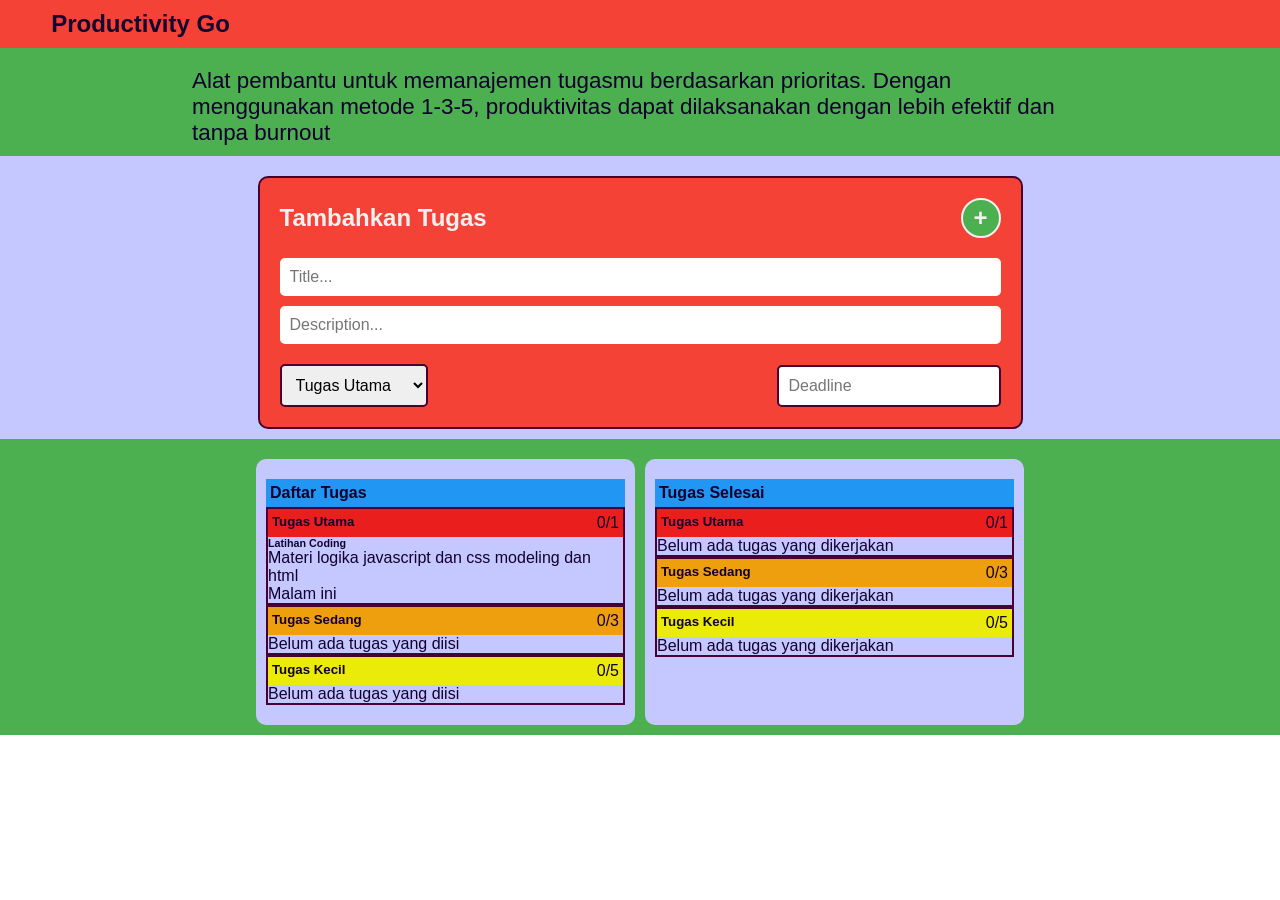
<file: index.html>
<!DOCTYPE html>
<html lang="en">

<head>
    <meta charset="UTF-8">
    <meta name="viewport" content="width=device-width, initial-scale=1.0">
    <title>Productivity Go</title>
    <link rel="stylesheet" href="todo.css">
</head>

<body>

    <header>
        <h2>Productivity Go</h2>
    </header>

    <div id="description">
        <p>Alat pembantu untuk memanajemen tugasmu berdasarkan prioritas. Dengan menggunakan metode 1-3-5, produktivitas
            dapat dilaksanakan dengan lebih efektif dan tanpa burnout</p>
    </div>

    <section id="todo-form">
        <div id="form-card">
            <div class="title-card">
                <h4 class="form-title">Tambahkan Tugas</h4>
                <button class="btn-plus">+</button>
            </div>
            <div class="content-card">
                <div class="form-input">
                    <input type="text" name="" id="todo-title" placeholder="Title...">
                    <input type="text" name="" id="todo-desc" placeholder="Description...">
                </div>
                <div class="form-options">
                    <select name="" id="">
                        <option value="utama">Tugas Utama</option>
                        <option value="sedang">Tugas Sedang</option>
                        <option value="kecil">Tugas Kecil</option>
                    </select>
                    <input type="text" name="" id="todo-deadline" placeholder="Deadline">
                </div>
            </div>
        </div>
    </section>

    <main id="todo-list">

        <div class="todo-list">

            <h4 class="heading-list">Daftar Tugas</h4>

            <div class="todo-list-title">
                <div class="heading-list-utama">
                    <h5>Tugas Utama</h5>
                    <p>0/1</p>
                </div>
                <div class="content-list">
                    <h6>Latihan Coding</h6>
                    <p>Materi logika javascript dan css modeling dan html</p>
                    <span class="deadline">Malam ini</span>
                </div>
            </div>

            <div class="todo-list-title">
                <div class="heading-list-sedang">
                    <h5>Tugas Sedang</h5>
                    <p>0/3</p>
                </div>
                <div class="content-list">
                    <p>Belum ada tugas yang diisi</p>
                </div>
            </div>

            <div class="todo-list-title">
                <div class="heading-list-kecil">
                    <h5>Tugas Kecil</h5>
                    <p>0/5</p>
                </div>
                <div class="content-list">
                    <p>Belum ada tugas yang diisi</p>
                </div>
            </div>

        </div>

        <div class="todo-list">

            <h4 class="heading-list">Tugas Selesai</h4>

            <div class="todo-list-title">
                <div class="heading-list-utama">
                    <h5>Tugas Utama</h5>
                    <p>0/1</p>
                </div>
                <div class="content-list">
                    <p>Belum ada tugas yang dikerjakan</p>
                </div>
            </div>

            <div class="todo-list-title">
                <div class="heading-list-sedang">
                    <h5>Tugas Sedang</h5>
                    <p>0/3</p>
                </div>
                <div class="content-list">
                    <p>Belum ada tugas yang dikerjakan</p>
                </div>
            </div>

            <div class="todo-list-title">
                <div class="heading-list-kecil">
                    <h5>Tugas Kecil</h5>
                    <p>0/5</p>
                </div>
                <div class="content-list">
                    <p>Belum ada tugas yang dikerjakan</p>
                </div>
            </div>

        </div>

    </main>

</body>

</html>
</file>
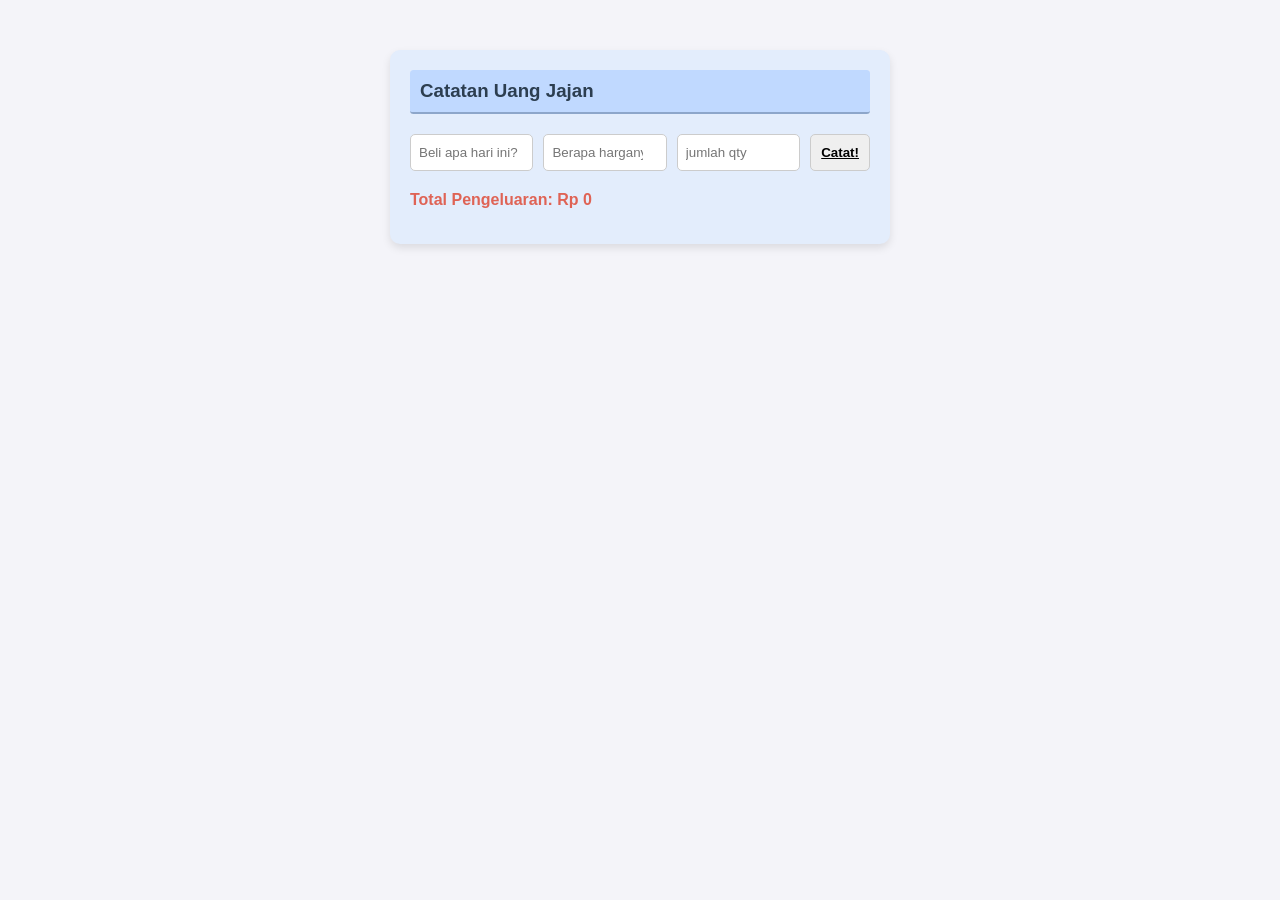
<file: Latihan-1/index.html>
<!DOCTYPE html>
<html lang="id">
<head>
    <meta charset="UTF-8">
    <title>Catatan Uang Jajan</title>
    <link rel="stylesheet" href="style.css">
    <script src="script.js" defer></script>
</head>
<body>
    <div class="container">
        <h3 class="judul">Catatan Uang Jajan</h3>
        
        <div class="form-input">
            <input type="text" id="nama-jajan" class="form-control" placeholder="Beli apa hari ini?">
            <input type="number" id="harga-jajan" class="form-control" placeholder="Berapa harganya?">
            <input type="number" id="quantity" class="form-control" placeholder="jumlah qty">
            <button id="btn-tambah">Catat!</button>
        </div>

        <div class="ringkasan">
            <p>Total Pengeluaran: Rp <span id="total-pengeluaran">0</span></p>
        </div>

        <!-- Daftar jajan akan masuk ke dalam div ini -->
        <div id="list-pengeluaran"></div>
    </div>
</body>
</html>
</file>
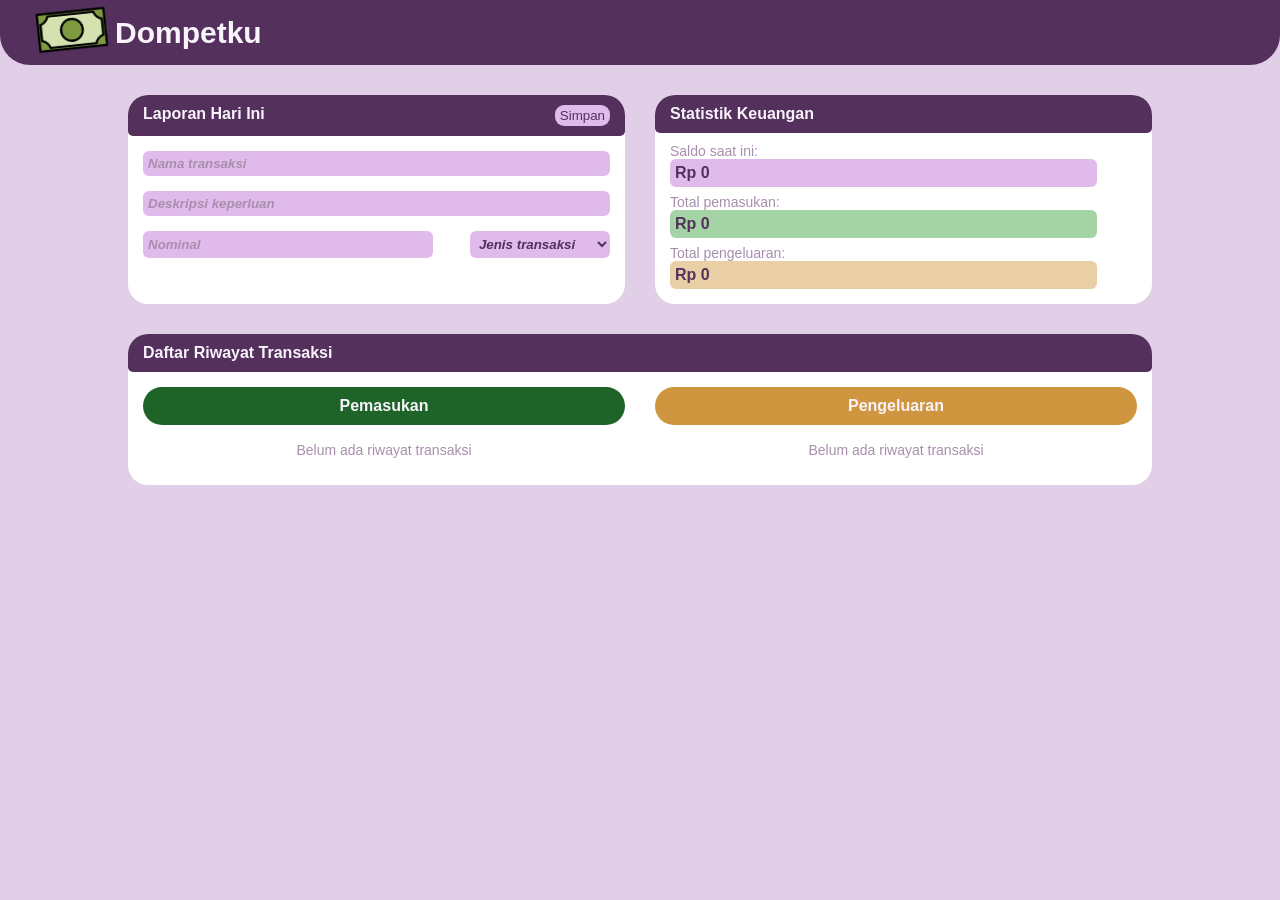
<file: Latihan-3/Index.html>
<!DOCTYPE html>
<html lang="en">

<head>
    <meta charset="UTF-8">
    <meta name="viewport" content="width=device-width, initial-scale=1.0">
    <link rel="stylesheet" href="style.css">
    <title>Dompetku</title>
</head>

<body>
    <!--header-->
    <header class="b-ungu-1">
        <img src="logo dompetku.png" alt="Dompetku" title="fuluss">
        <h2>Dompetku</h2>
    </header>
    <!--dashboard dan kotak form laporan-->
    <section id="baris-1">
        <!--kotak form-->
        <div id="kotak-form">
            <div class="judul-ds">
                <h4 class="teks-judul-ds">Laporan Hari Ini</h4>
                <button id="btn-simpan">Simpan</button>
            </div>
            <div id="input">
                <input type="text" name="" id="nm-tran" class="kotak-input b-ungu" placeholder="Nama transaksi">
                <input type="text" name="" id="desc-keperluan" class="kotak-input b-ungu"
                    placeholder="Deskripsi keperluan">
                <div id="gap-tran">
                    <input type="number" name="" id="nominal" class="kotak-input b-ungu" placeholder="Nominal">
                    <select name="" id="jenis-tran" class="kotak-input b-ungu-2">
                        <option value="">Jenis transaksi</option>
                        <option value="pemasukan">Pemasukan</option>
                        <option value="pengeluaran">Pengeluaran</option>
                    </select>
                </div>
            </div>
        </div>
        <!--dashboard statistik keuangan-->
        <div id="kotak-statistik">
            <div class="judul-ds">
                <h4 class="teks-judul-ds">Statistik Keuangan</h4>
            </div>
            <div id="statistik">
                <!--tempat menampilkan saldo-->
                <div class="stat-group">
                    <p class="teks-kecil">Saldo saat ini:</p>
                    <div class="kotak-input b-ungu-2">
                        <p id="saldo" class="nominal">Rp 0</p>
                    </div>
                </div>
                <div class="stat-group">
                    <!--tempat menampilkan total pemasukan-->
                    <p class="teks-kecil">Total pemasukan:</p>
                    <div class="kotak-input b-hijau-2">
                        <p id="pemasukan" class="nominal">Rp 0</p>
                    </div>
                </div>
                <div class="stat-group">
                    <!--tempat menampilkan total pengeluaran-->
                    <p class="teks-kecil ">Total pengeluaran:</p>
                    <div class="kotak-input b-oren-2">
                        <p id="pengeluaran" class="nominal">Rp 0</p>
                    </div>
                </div>
            </div>
        </div>
        </div>
    </section>
    <!--Daftar riwayat pemasukan dan pengeluaran-->
    <section id="baris-2">
        <div class="judul-ds">
            <h4 class="teks-judul-ds">Daftar Riwayat Transaksi</h4>
        </div>
        <div id="riwayat">
            <!--Kotak riwayat pemasukan-->
            <div class="jenis-tran">
                <div class="judul-rw b-pemasukan">
                    <h4 class="teks-judul-ds">Pemasukan</h4>
                </div>
                <div id="kotak-pemasukan">
                    <div class="riw-default" id="riw-pemasukan">
                        <p class="teks-kecil">Belum ada riwayat transaksi</p>
                    </div>
                </div>
            </div>
            <!--Kotak riwayat pengeluaran-->
            <div class="jenis-tran">
                <div class="judul-rw b-pengeluaran">
                    <h4 class="teks-judul-ds">Pengeluaran</h4>
                </div>
                <div id="kotak-pengeluaran">
                    <div class="riw-default" id="riw-pengeluaran">
                        <p class="teks-kecil">Belum ada riwayat transaksi</p>
                    </div>
                </div>
            </div>
        </div>
    </section>

    <script src="script.js"></script>

</body>

</html>
</file>
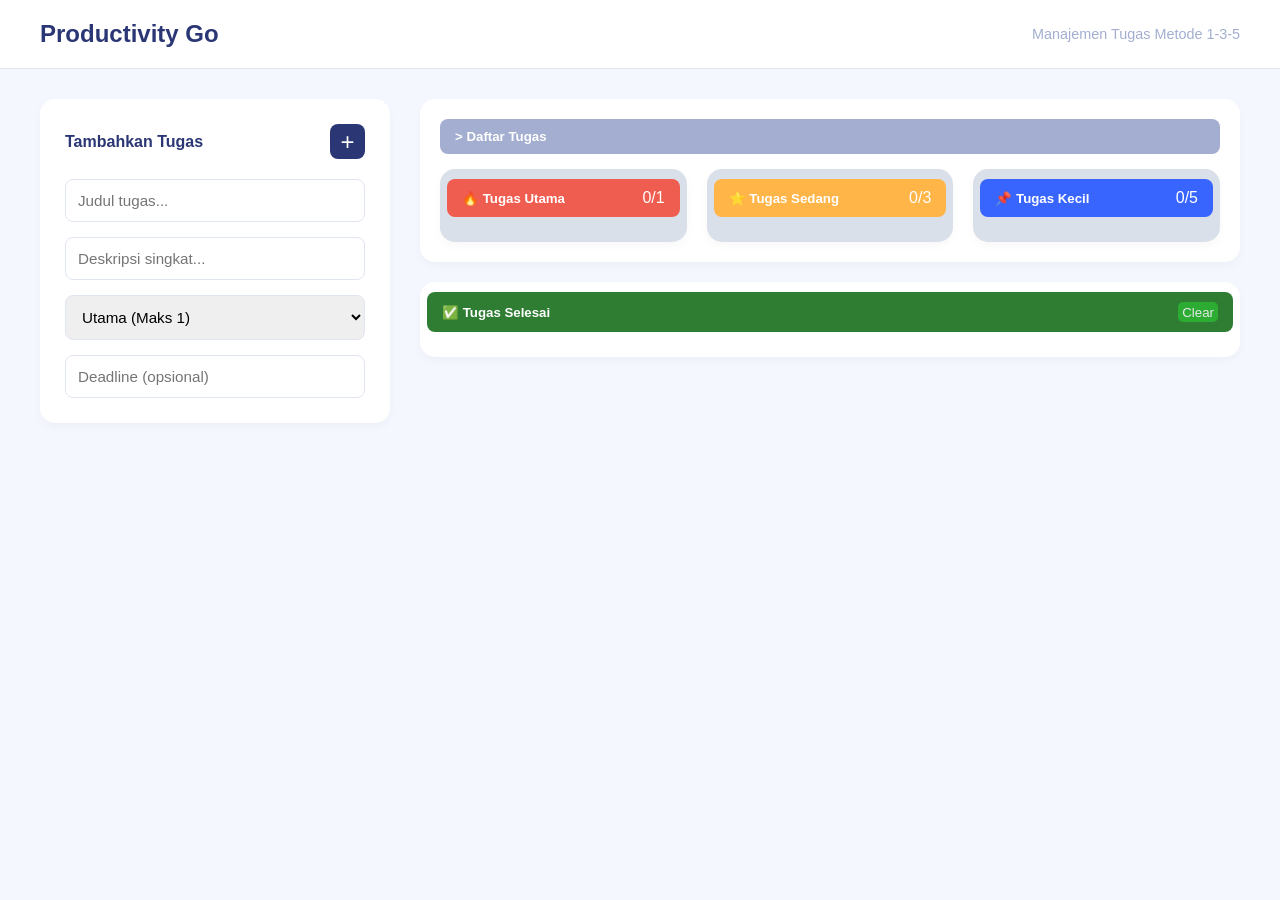
<file: Latihan-2/index-4.html>
<!DOCTYPE html>
<html lang="id">
<head>
    <meta charset="UTF-8">
    <meta name="viewport" content="width=device-width, initial-scale=1.0">
    <title>Productivity Go</title>
    <link rel="stylesheet" href="todo-4.css">
    <script src="script-4.js" defer></script>
</head>
<body>
    <!-- Alert Box -->
    <div id="custom-modal" class="modal-hidden">
        <div class="modal-content">
            <h4>⚠️ Peringatan</h4>
            <p id="modal-message">Pesan error akan muncul di sini.</p>
            <button id="btn-close-modal">Paham</button>
        </div>
    </div>
    <!-- Header Productivity Go -->
    <header class="top-nav">
        <h2>Productivity Go</h2>
        <p>Manajemen Tugas Metode 1-3-5</p>
    </header>
    <!--Kotak Formulir untuk menulis tugas baru-->
    <div class="dashboard-container">
        <aside class="sidebar">
            <div class="form-card">
                <div class="title-card">
                    <h4>Tambahkan Tugas</h4>
                    <button id="btn-add" class="btn-plus">+</button>
                </div>
                <div class="form-input">
                    <input type="text" id="input-title" placeholder="Judul tugas...">
                    <input type="text" id="input-desc" placeholder="Deskripsi singkat...">
                    <select id="input-priority">
                        <option value="utama">Utama (Maks 1)</option>
                        <option value="sedang">Sedang (Maks 3)</option>
                        <option value="kecil">Kecil (Maks 5)</option>
                    </select>
                    <input type="text" id="input-deadline" placeholder="Deadline (opsional)">
                </div>
            </div>
        </aside>
        <!--Kotak untuk tempat tugas-->
        <main class="board">
            <div class="task-todo">
                <!--kotak tugas belum dikerjakan-->
                <div class="category-header bg-belum">
                    <h5>> Daftar Tugas</h5>
                </div>
                <div class="board-top">
                    <!--kotak tugas utama-->
                    <section class="task-category">
                        <div class="category-header bg-utama">
                            <h5>🔥 Tugas Utama</h5>
                            <p id="count-utama">0/1</p> 
                        </div>
                        <div id="list-utama" class="task-list"></div>
                    </section>
                    <!--kotak tugas sedang-->
                    <section class="task-category">
                        <div class="category-header bg-sedang">
                            <h5>⭐ Tugas Sedang</h5>
                            <p id="count-sedang">0/3</p>
                        </div>
                        <div id="list-sedang" class="task-list"></div>
                    </section>
                    <!--kotak tugas kecil-->
                    <section class="task-category">
                        <div class="category-header bg-kecil">
                            <h5>📌 Tugas Kecil</h5>
                            <p id="count-kecil">0/5</p>
                        </div>
                        <div id="list-kecil" class="task-list"></div>
                    </section>
                </div>
            </div>
            <!--kotak tugas selesai-->
            <section class="task-category category-selesai">
                <div class="category-header bg-selesai">
                    <h5>✅ Tugas Selesai</h5>
                    <button id="btn-clear" class="btn-clear bg-clear">Clear</button>
                </div>
                <div id="list-selesai" class="task-list board-top"></div>
            </section>

        </main>
    </div>

</body>
</html>
</file>
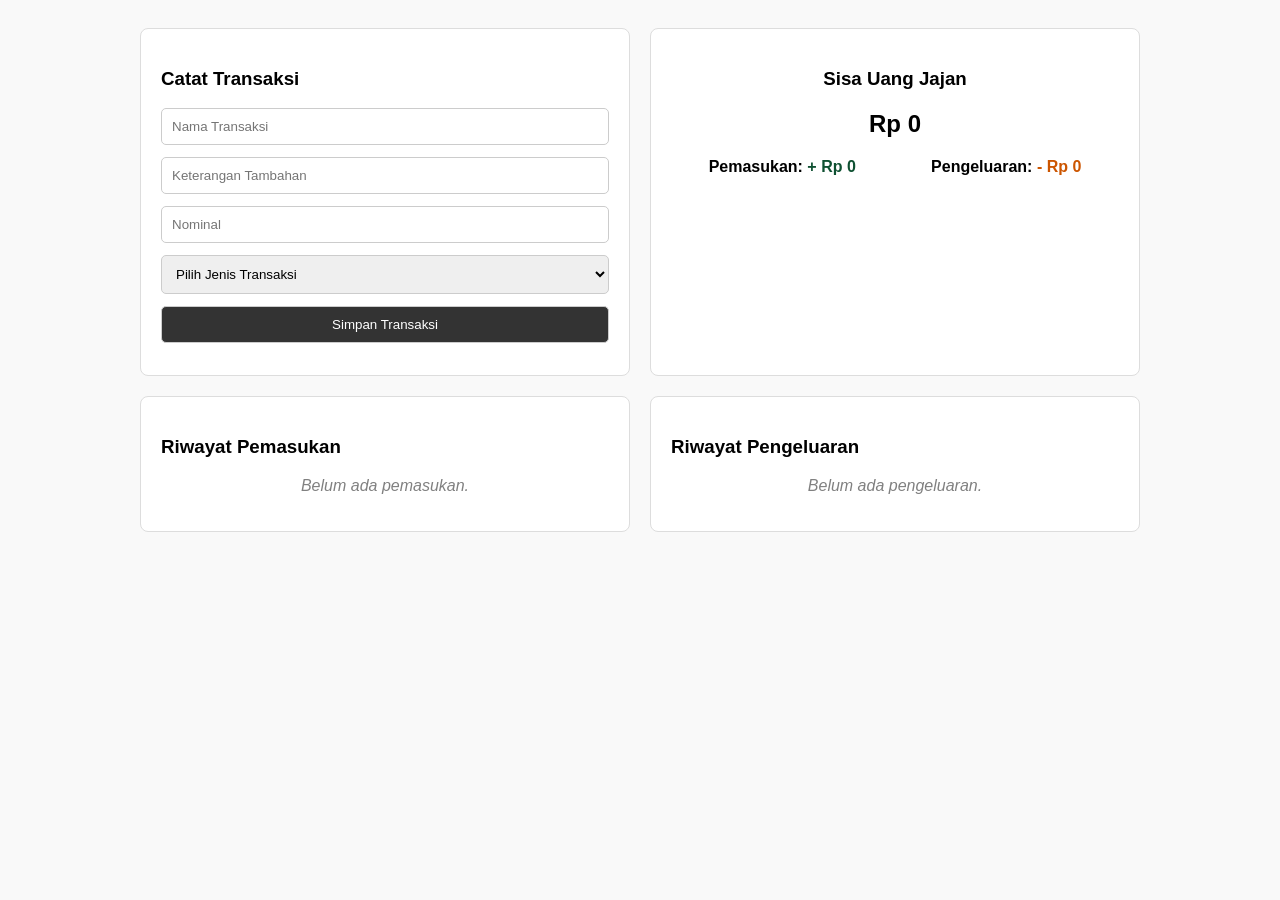
<file: Latihan-3/index-g.html>
<!DOCTYPE html>
<html lang="id">
<head>
    <meta charset="UTF-8">
    <meta name="viewport" content="width=device-width, initial-scale=1.0">
    <title>Buku Kas Mini</title>
    <link rel="stylesheet" href="style-g.css">
</head>
<body>
    
    <div class="wadah-utama">
        <!-- BAGIAN 1: FORM INPUT -->
        <div class="kotak-form">
            <h3>Catat Transaksi</h3>
            <input type="text" id="nm-tran" placeholder="Nama Transaksi">
            <input type="text" id="desc-keperluan" placeholder="Keterangan Tambahan">
            <input type="number" id="nominal" placeholder="Nominal">
            <select id="jenis-tran">
                <option value="" disabled selected>Pilih Jenis Transaksi</option>
                <option value="pemasukan">Pemasukan</option>
                <option value="pengeluaran">Pengeluaran</option>
            </select>
            <button id="btn-simpan">Simpan Transaksi</button>
        </div>

        <!-- BAGIAN 2: STATISTIK -->
        <div class="kotak-statistik">
            <h3>Sisa Uang Jajan</h3>
            <h2 id="saldo">Rp 0</h2>
            <div class="detail-statistik">
                <div>Pemasukan: <span id="pemasukan">+ Rp 0</span></div>
                <div>Pengeluaran: <span id="pengeluaran">- Rp 0</span></div>
            </div>
        </div>
    </div>

    <!-- BAGIAN 3: RIWAYAT GANDA (DIPISAH) -->
    <div class="wadah-riwayat-ganda">
        
        <!-- Kolom Khusus Pemasukan -->
        <div class="kolom-riwayat" id="kotak-pemasukan">
            <h3 class="judul-kolom-pemasukan">Riwayat Pemasukan</h3>
            <div id="isi-pemasukan">
                <!-- Teks default yang dulu kamu buat -->
                <p id="riw-pemasukan" class="teks-default">Belum ada pemasukan.</p>
            </div>
        </div>

        <!-- Kolom Khusus Pengeluaran -->
        <div class="kolom-riwayat" id="kotak-pengeluaran">
            <h3 class="judul-kolom-pengeluaran">Riwayat Pengeluaran</h3>
            <div id="isi-pengeluaran">
                <!-- Teks default yang dulu kamu buat -->
                <p id="riw-pengeluaran" class="teks-default">Belum ada pengeluaran.</p>
            </div>
        </div>

    </div>

    <script src="script-g.js"></script>
</body>
</html>
</file>
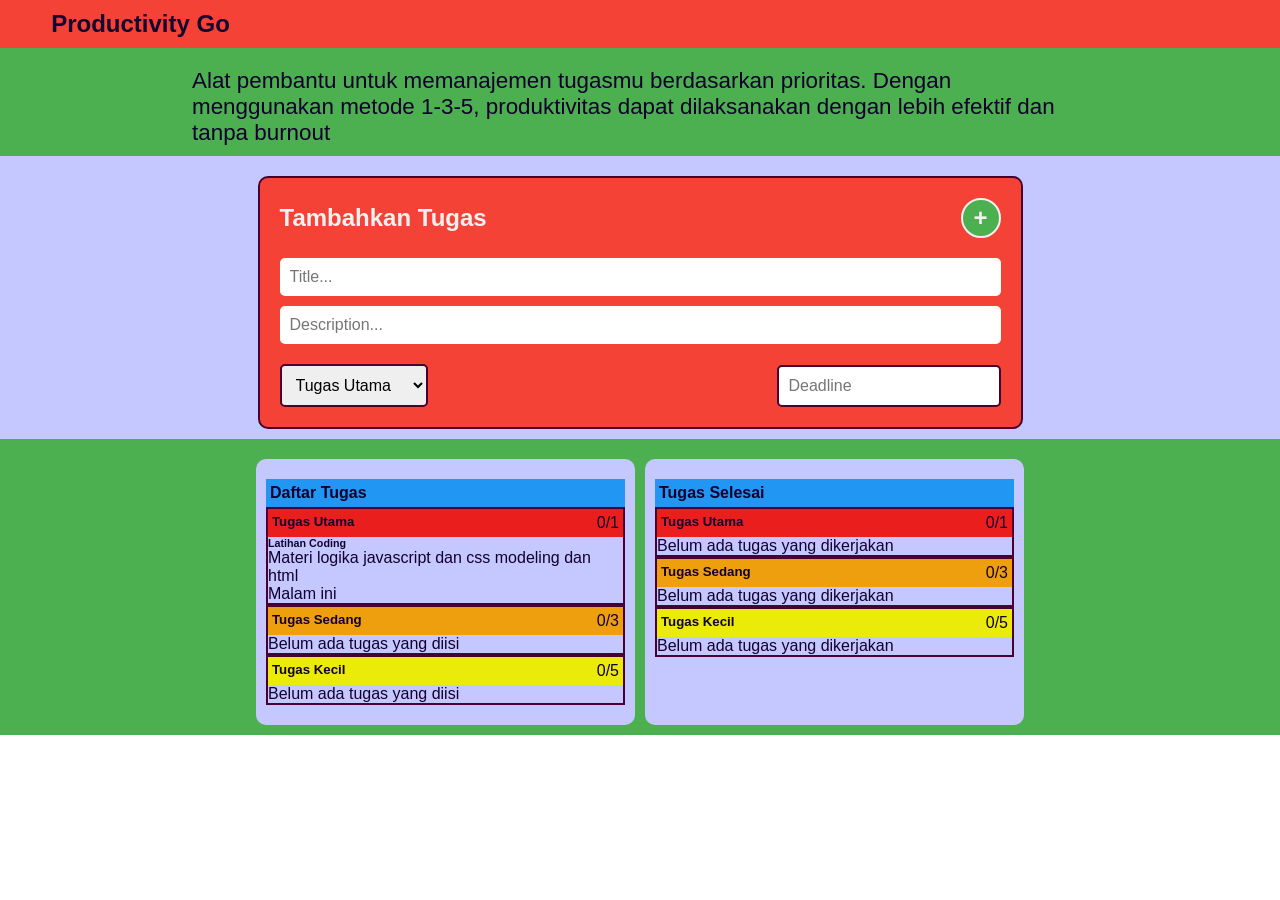
<file: Percobaan-1/index-me.html>
<!DOCTYPE html>
<html lang="en">

<head>
    <meta charset="UTF-8">
    <meta name="viewport" content="width=device-width, initial-scale=1.0">
    <title>Productivity Go</title>
    <link rel="stylesheet" href="todo-me.css">
</head>

<body>

    <header>
        <h2>Productivity Go</h2>
    </header>

    <div id="description">
        <p>Alat pembantu untuk memanajemen tugasmu berdasarkan prioritas. Dengan menggunakan metode 1-3-5, produktivitas
            dapat dilaksanakan dengan lebih efektif dan tanpa burnout</p>
    </div>

    <section id="todo-form">
        <div id="form-card">
            <div class="title-card">
                <h4 class="form-title">Tambahkan Tugas</h4>
                <button class="btn-plus">+</button>
            </div>
            <div class="content-card">
                <div class="form-input">
                    <input type="text" name="" id="todo-title" placeholder="Title...">
                    <input type="text" name="" id="todo-desc" placeholder="Description...">
                </div>
                <div class="form-options">
                    <select name="" id="">
                        <option value="utama">Tugas Utama</option>
                        <option value="sedang">Tugas Sedang</option>
                        <option value="kecil">Tugas Kecil</option>
                    </select>
                    <input type="text" name="" id="todo-deadline" placeholder="Deadline">
                </div>
            </div>
        </div>
    </section>

    <main id="todo-list">

        <div class="todo-list">

            <h4 class="heading-list">Daftar Tugas</h4>

            <div class="todo-list-title">
                <div class="heading-list-utama">
                    <h5>Tugas Utama</h5>
                    <p>0/1</p>
                </div>
                <div class="content-list">
                    <h6>Latihan Coding</h6>
                    <p>Materi logika javascript dan css modeling dan html</p>
                    <span class="deadline">Malam ini</span>
                </div>
            </div>

            <div class="todo-list-title">
                <div class="heading-list-sedang">
                    <h5>Tugas Sedang</h5>
                    <p>0/3</p>
                </div>
                <div class="content-list">
                    <p>Belum ada tugas yang diisi</p>
                </div>
            </div>

            <div class="todo-list-title">
                <div class="heading-list-kecil">
                    <h5>Tugas Kecil</h5>
                    <p>0/5</p>
                </div>
                <div class="content-list">
                    <p>Belum ada tugas yang diisi</p>
                </div>
            </div>

        </div>

        <div class="todo-list">

            <h4 class="heading-list">Tugas Selesai</h4>

            <div class="todo-list-title">
                <div class="heading-list-utama">
                    <h5>Tugas Utama</h5>
                    <p>0/1</p>
                </div>
                <div class="content-list">
                    <p>Belum ada tugas yang dikerjakan</p>
                </div>
            </div>

            <div class="todo-list-title">
                <div class="heading-list-sedang">
                    <h5>Tugas Sedang</h5>
                    <p>0/3</p>
                </div>
                <div class="content-list">
                    <p>Belum ada tugas yang dikerjakan</p>
                </div>
            </div>

            <div class="todo-list-title">
                <div class="heading-list-kecil">
                    <h5>Tugas Kecil</h5>
                    <p>0/5</p>
                </div>
                <div class="content-list">
                    <p>Belum ada tugas yang dikerjakan</p>
                </div>
            </div>

        </div>

    </main>

</body>

</html>
</file>
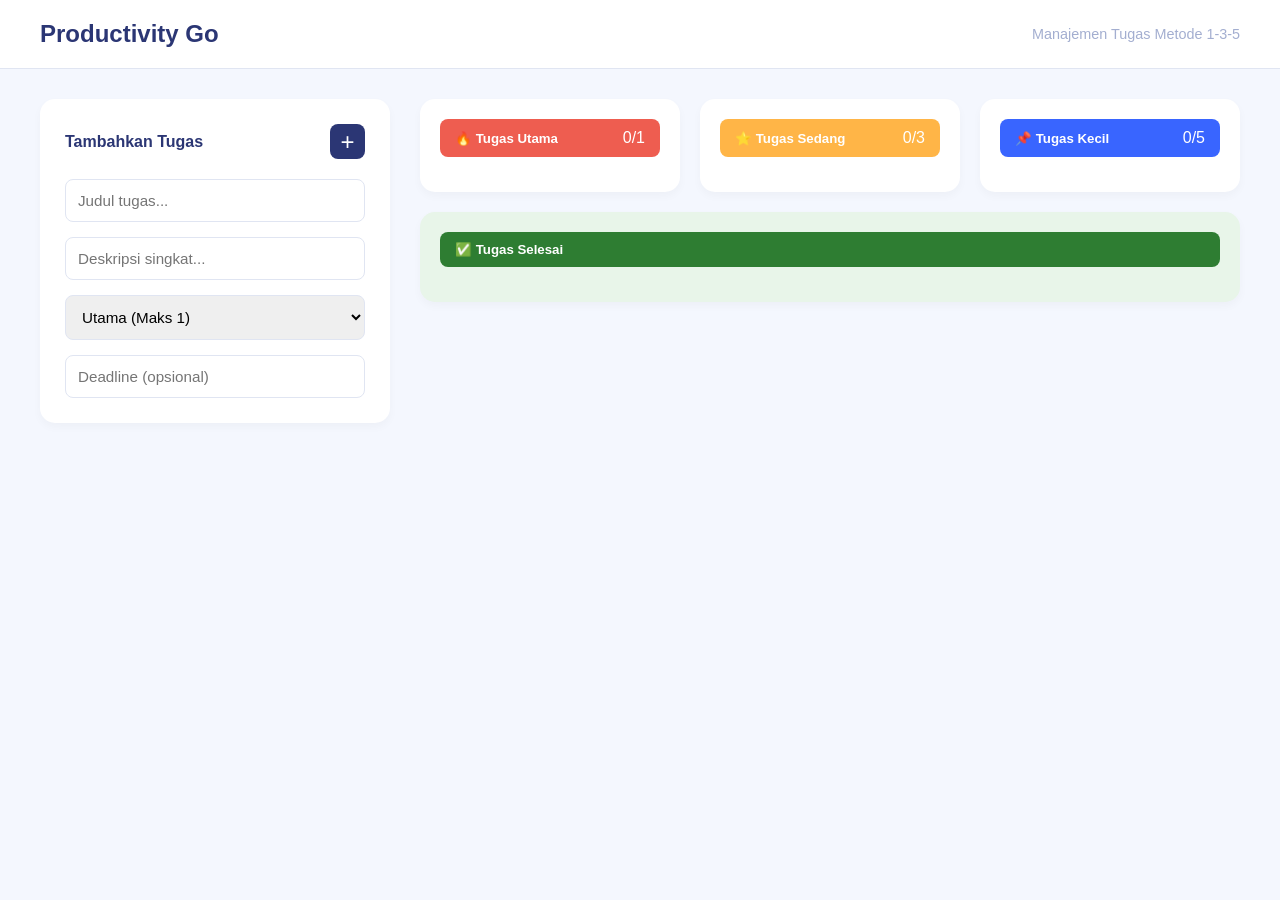
<file: Percobaan-4/index-4.html>
<!DOCTYPE html>
<html lang="id">
<head>
    <meta charset="UTF-8">
    <meta name="viewport" content="width=device-width, initial-scale=1.0">
    <title>Productivity Go</title>
    <link rel="stylesheet" href="todo-4.css">
    <script src="script-4.js" defer></script>
</head>
<body>

    <div id="custom-modal" class="modal-hidden">
        <div class="modal-content">
            <h4>⚠️ Peringatan</h4>
            <p id="modal-message">Pesan error akan muncul di sini.</p>
            <button id="btn-close-modal">Paham</button>
        </div>
    </div>

    <header class="top-nav">
        <h2>Productivity Go</h2>
        <p>Manajemen Tugas Metode 1-3-5</p>
    </header>

    <div class="dashboard-container">
        <aside class="sidebar">
            <div class="form-card">
                <div class="title-card">
                    <h4>Tambahkan Tugas</h4>
                    <button id="btn-add" class="btn-plus">+</button>
                </div>
                <div class="form-input">
                    <input type="text" id="input-title" placeholder="Judul tugas...">
                    <input type="text" id="input-desc" placeholder="Deskripsi singkat...">
                    <select id="input-priority">
                        <option value="utama">Utama (Maks 1)</option>
                        <option value="sedang">Sedang (Maks 3)</option>
                        <option value="kecil">Kecil (Maks 5)</option>
                    </select>
                    <input type="text" id="input-deadline" placeholder="Deadline (opsional)">
                </div>
            </div>
        </aside>

        <main class="board">
            <div class="board-top">
                <section class="task-category">
                    <div class="category-header bg-utama">
                        <h5>🔥 Tugas Utama</h5>
                        <p id="count-utama">0/1</p> 
                    </div>
                    <div id="list-utama" class="task-list"></div>
                </section>

                <section class="task-category">
                    <div class="category-header bg-sedang">
                        <h5>⭐ Tugas Sedang</h5>
                        <p id="count-sedang">0/3</p>
                    </div>
                    <div id="list-sedang" class="task-list"></div>
                </section>

                <section class="task-category">
                    <div class="category-header bg-kecil">
                        <h5>📌 Tugas Kecil</h5>
                        <p id="count-kecil">0/5</p>
                    </div>
                    <div id="list-kecil" class="task-list"></div>
                </section>
            </div>

            <section class="task-category category-selesai">
                <div class="category-header bg-selesai">
                    <h5>✅ Tugas Selesai</h5>
                </div>
                <div id="list-selesai" class="task-list"></div>
            </section>
        </main>
    </div>

</body>
</html>
</file>
<file: todo.css>
* {
    margin: 0;
    padding: 0;
    box-sizing: border-box;
}

body {
    font-family:'Segoe UI', Tahoma, Geneva, Verdana, sans-serif;
    display: flex;
    flex-direction: column;
    align-items: center;
    color: var(--text-color1);
}

header {
    width: 100%;
    padding: 10px 4%;
    background-color: var(--split-color1);
}

#description {
    font-size:1.4rem;
    padding: 20px 15% 10px;
    background-color: var(--primary-color);
}

#todo-form {
    display: flex;
    justify-content: center;
    align-items: center;
    width: 100%;
    padding: 20px 0 10px;
    background-color: var(--background-color);
}

#form-card {
    border: 2px solid var(--border-color);
    border-radius: 10px;
    width: 85vh;
    padding: 20px;
    background-color: var(--split-color1);
}

.title-card {
    display:flex;
    justify-content: space-between;
    align-items: center;
    margin-bottom: 20px;
}

.title-card h4 {
    font-size: 1.5rem;
    color: var(--text-color2);
}

.btn-plus {
    font: 900 1.5rem Arial, sans-serif;
    color: var(--text-color2);
    background-color: var(--primary-color);
    border: 2px solid var(--text-color2);
    border-radius: 50%;
    width: 40px;
    height: 40px;
    cursor: pointer;
}

.form-input {
    display: flex;
    flex-direction: column;
    gap: 10px;
    margin-bottom: 20px;
}

.form-input input {
    padding: 10px;
    border: none;
    border-radius: 5px;
    font-size: 1rem;
}

.form-options {
    display: flex;
    justify-content: space-between;
    align-items: center;
}

.form-options select, input {
    padding: 10px;
    border: 2px solid var(--border-color);
    border-radius: 5px;
    font-size: 1rem;
}

#todo-list {
    display: flex;
    flex-direction: row;
    justify-content: space-between;
    width: 100%;
    padding: 20px 20% 10px;
    gap: 10px;
    background-color: var(--primary-color);
}

.todo-list {
    display: flex;
    flex-direction: column;
    width: 100%;
    padding: 20px  10px;
    border-radius: 10px;
    background-color: var(--background-color);
}

.todo-list-title {
    border: 2px solid var(--border-color);
    background-color: var(--background-color);
}

.heading-list {
    display: flex;
    justify-content: space-between;
    width: 100%;
    padding: 5px 4px;
    color: var(--text-color1);
    background-color: var(--split-color2);
}

.heading-list-utama {
    display: flex;
    justify-content: space-between;
    width: 100%;
    padding: 5px 4px;
    color: var(--text-color1);
    background-color: var(--tugas-utama);
}

.heading-list-sedang {
    display: flex;
    justify-content: space-between;
    width: auto;
    padding: 5px 4px;
    color: var(--text-color1);
    background-color: var(--tugas-sedang);
}

.heading-list-kecil {
    display: flex;
    justify-content: space-between;
    width: 100%;
    padding: 5px 4px;
    color: var(--text-color1);
    background-color: var(--tugas-kecil);
}

:root {

    --primary-color: rgb(76, 175, 80);
    --split-color1: rgb(244, 67, 54);
    --split-color2: rgb(33, 150, 243);
    --background-color: rgb(196, 200, 255);

    --text-color1: rgb(18, 0, 46);
    --text-color2: rgb(241, 241, 241);

    --border-color: rgb(73, 0, 49);
    --border-color-hover: rgb(192, 121, 168);

    --tugas-utama: rgb(235, 30, 30);
    --tugas-sedang: rgb(238, 159, 13);
    --tugas-kecil: rgb(235, 235, 10);

}
</file>
<file: Latihan-1/style.css>
* {
    margin: 0;
    padding: 0;
    box-sizing: border-box;
}

body {
    font-family: Arial, sans-serif;
    background-color: #f4f4f9;
    padding: 50px;
}

.container {
    background: rgb(227, 237, 252);
    max-width: 500px;
    margin: 0 auto;
    padding: 20px;
    border-radius: 10px;
    box-shadow: 0 4px 8px rgba(0,0,0,0.1);
}

.judul {
    padding: 10px;
    background-color: rgb(192, 217, 255);
    border-radius: 3.5px;
    border-bottom: 2px solid rgb(141, 166, 202);
    color: #2c3e50;
}

.form-input {
    display: flex;
    gap: 10px;
    margin: 20px 0;
}

.form-input button {
    font-weight: 600;
    text-decoration: underline;
    padding: 10px;
    border: 1px solid #ccc;
    border-radius: 5px;
}

.form-control {
    border: 1px solid #ccc;
    border-radius: 5px;
    padding: 8px;
    width: 100%;
}

.ringkasan {
    font-weight: bold;
    margin-bottom: 15px;
    color: #df6355;
}

/* Desain untuk masing-masing kartu jajan */
.list-item {
    display: flex;
    justify-content: space-between; 
    background: #ecf0f1;
    padding: 10px;
    margin-bottom: 8px;
    border-radius: 5px;
}

.nama-jajan {
    font-weight: bold;
}

.jumlah-jajan {
    color: #867d7d;
}
</file>
<file: Latihan-3/style.css>
* {
    margin: 0;
    border: 0 none;
    padding: 0;
}
/*kamus untuk warna*/
:root {
    --ungu-1 : rgb(83, 49, 92);
    --ungu-2 : rgb(224, 186, 235);

    --pemasukan : rgb(30, 100, 41);
    --hijau-2 : rgb(164, 211, 166);

    --pengeluaran : rgb(207, 150, 63);
    --oren-2 : rgb(233, 206, 166);

    --teks-hitam : rgb(0,0,0);
    --teks-putih : rgb(249, 243, 252);
    --teks-muted : rgb(168, 142, 173);
    --teks-hijau : rgb(0, 49, 7);
    --teks-oren : rgb(114, 52, 2);

    --b-body : rgb(224, 207, 231);
    --b-kotak : rgb(255,255,255);
    --b-kotak-abu : rgb(219, 219, 219);
}
/*atur font*/
body {
    font-family: Poppins , 'Roboto Mono',sans-serif;
    background-color: var(--b-body);
}
/*atur header*/
header {
    display: flex;
    gap: 8px;
    width: 100%;
    height: 60px;
    margin-top: -30px;
    padding: 30px 0 5px;
    border-radius: 30px;
    position: relative;
}
header img {
    margin-left: 20px;
    scale: 0.7;
    rotate: 354deg;
}
header h2 {
    font:700 30px 'poppins', sans-serif ;
    color: var(--teks-putih);
    position: absolute;
    bottom: 15px;
    left: 115px;
}
/*atur section baris 1 --- form laporan dan dashboard*/
#baris-1 {
    display: flex;
    flex-direction: row;
    justify-content: space-between;
    gap: 30px;
    padding: 30px 10%;
}
/*-----atur form laporan------*/
#kotak-form {
    width: 100%;
    border-radius: 20px;
    background-color: var(--b-kotak);
}
.judul-ds {
    display: flex;
    justify-content: space-between;
    border-radius: 20px 20px 5px 5px;
    padding: 10px 15px;
    background-color: var(--ungu-1);
}
.teks-judul-ds {
    color: var(--teks-putih);
}
#btn-simpan {
    color: var(--ungu-1);
    background-color: var(--ungu-2);
    padding: 3px 5px;
    border-radius: 9px;
}
#input {
    display: flex;
    flex-direction: column;
    gap: 15px;
    margin: 15px;
}
#jenis-tran { width: 30%;}
.kotak-input {
    color: var(--ungu-1);
    font-weight: bold;
    padding: 5px;
    border-radius: 6px;
    background-color: var(--ungu-2);
}
.kotak-input::placeholder {
    color: var(--teks-muted);
    font-style: italic;
}
#nominal {width: 60%;}
#jenis-tran{
    color: var(--ungu-1);
    font-style: italic;
}
#gap-tran {display: flex; justify-content: space-between; gap: 5px;}
#jenis-tran option {
    color: var(--ungu-1);
}
#kotak-statistik {
    width: 100%;
    border-radius: 20px;
    background-color: var(--b-kotak);
}
.teks-kecil{
    font-size: 14px;
    color: var(--teks-muted);
}
#statistik {
    display: flex;
    flex-direction: column;
    margin: 10px 15px 15px;
    gap: 7px;
    min-width: 100%;
}
.stat-group {
    width: 86%;
}
/*atur sction baris 2 --- kotak riwayat*/
#baris-2 {
    background-color: var(--b-kotak);
    border-radius: 20px;
    display: flex;
    flex-direction: column;
    justify-content: space-between;
    gap: 15px;
    padding-bottom: 10px;
    margin: 0 10% 30px;
}
#riwayat {
    display: flex;
    flex-direction: row;
    justify-content: space-around;
    width: 100%;
}

.jenis-tran {
    width: 100%;
    padding: 0 15px;
}

.judul-rw {
    border-radius: 20px;
    padding: 10px 15px;
    background-color: var(--ungu-1);
    text-align: center;
}
.riw-default {
    display: flex;
    justify-content: center;
    align-items: center;
    height: 50px;
    width: 100%;
}

.kotak-riwayat {
    border-radius: 20px;
    background-color: var(--b-kotak-abu);
}

.isi-kotak-riwayat {
    display: flex;
    flex-direction: column;
    justify-content: left;
    padding: 10px;
}

/*atur warna background*/
.b-ungu-1 { background-color: var(--ungu-1);}
.b-ungu-2 { background-color: var(--ungu-2);}
.b-pemasukan { background-color: var(--pemasukan);}
.b-hijau-2 { background-color: var(--hijau-2);}
.b-pengeluaran { background-color: var(--pengeluaran);}
.b-oren-2 { background-color: var(--oren-2);}

@media (max-width: 600px) {
    #baris-1 {
        flex-direction: column;
    }
    #nominal {width: 50%;}
    .teks-judul-ds {
        font-size: 16px;
    }
}
</file>
<file: Latihan-2/todo-4.css>
/* --- 1. VARIABEL WARNA --- */
:root {
    --bg-body: #F4F7FE;
    --bg-card-1: #FFFFFF;
    --bg-card-2:  #dae0e9;
    --primary: #2B3674;
    --text-main: #2B3674;
    --text-sub: #A3AED0;
    --border: #E0E5F2;
    
    --c-utama: #EE5D50;
    --c-sedang: #FFB547;
    --c-kecil: #3965FF;
}

/* --- 2. RESET & BASE --- */
* { margin: 0; padding: 0; box-sizing: border-box; font-family: 'Segoe UI', sans-serif; }
body { background-color: var(--bg-body); color: var(--text-main); }

/* --- 3. HEADER --- */
.top-nav {
    background-color: var(--bg-card-1);
    padding: 20px 40px;
    border-bottom: 1px solid var(--border);
    display: flex;
    justify-content: space-between;
    align-items: center;
}
.top-nav p { color: var(--text-sub); font-size: 0.9rem; }

/* --- 4. LAYOUT DASHBOARD (CSS GRID) --- */
.dashboard-container {
    display: grid;
    /* Membagi layar jadi 2 kolom: Kiri 350px, Kanan sisa layar (1fr) */
    grid-template-columns: 350px 1fr; 
    gap: 30px;
    padding: 30px 40px;
    align-items: start; /* Mencegah kolom saling tarik ke bawah */
}

/* --- 5. SIDEBAR (FORM) --- */
.form-card {
    background: var(--bg-card-1);
    padding: 25px;
    border-radius: 15px;
    box-shadow: 0 4px 10px rgba(0,0,0,0.03);
}
.title-card {
    display: flex; justify-content: space-between; align-items: center; margin-bottom: 20px;
}
.btn-plus {
    background: var(--primary); color: white; border: none; border-radius: 8px;
    width: 35px; height: 35px; font-size: 1.5rem; cursor: pointer;
}
.form-input { display: flex; flex-direction: column; gap: 15px; }
.form-input input, .form-input select {
    padding: 12px; border: 1px solid var(--border); border-radius: 8px; font-size: 0.95rem; outline: none;
}

/* --- 6. BOARD (KOLOM TUGAS) --- */
.board {
    display: grid;
    /* Membagi board kanan jadi 3 kolom rata untuk masing-masing prioritas */
    grid-template-columns: repeat(3, 1fr); 
    gap: 20px;
}
.task-todo {
    background: var(--bg-card-1); border-radius: 15px; padding: 20px;
    box-shadow: 0 4px 10px rgba(0,0,0,0.03);
}

.task-category {
    background: var(--bg-card-2); border-radius: 15px; padding: 10px 7px 10px;
    box-shadow: 0 4px 10px rgba(0,0,0,0.03);
}
.category-header {
    display: flex; justify-content: space-between; align-items: center;
    padding: 10px 15px; border-radius: 8px; color: white; margin-bottom: 15px;
}

.btn-clear {
    font-weight: 500;
    padding: 2.5px 4px;
    border: none;
    border-radius: 5px;
}
.bg-clear{ background-color: #2cac33; color: #e7e7e7;
}
.bg-utama { background-color: var(--c-utama); }
.bg-sedang { background-color: var(--c-sedang); }
.bg-kecil { background-color: var(--c-kecil); }

/* --- 7. TASK ITEM (KARTU INDIVIDUAL) --- */
.task-list { display: flex; flex-direction: column; gap: 15px; }
.task-item {
    background-color: var(--bg-card-1);
    border: 1px solid var(--border); padding: 15px; border-radius: 10px;
    border-left: 5px solid; /* Warna kiri dinamis diset di JS */
}
.task-item h6 { font-size: 1.05rem; margin-bottom: 5px; }
.task-item p { font-size: 0.85rem; color: var(--text-sub); margin-bottom: 8px; }
.task-deadline { font-size: 0.75rem; font-weight: bold; padding: 4px 8px; background: var(--bg-body); border-radius: 4px; }

/* --- DESAIN POP-UP (MODAL) --- */
#custom-modal {
    position: fixed;
    top: 0; left: 0; width: 100%; height: 100%;
    background: rgba(0, 0, 0, 0.5); /* Efek redup di latar belakang */
    display: flex; justify-content: center; align-items: center;
    z-index: 1000; /* Memastikan pop-up ada di lapisan paling depan */
}

/* Class ini dipakai JS untuk menyembunyikan pop-up */
.modal-hidden { display: none !important; }

.modal-content {
    background: white;
    padding: 25px;
    border-radius: 10px;
    text-align: center;
    width: 300px;
    box-shadow: 0 5px 15px rgba(0,0,0,0.3);
}

.modal-content h4 { color: var(--c-utama); margin-bottom: 10px; }
.modal-content p { margin-bottom: 20px; font-size: 0.95rem; }

#btn-close-modal {
    background: var(--primary); color: white;
    padding: 8px 15px; border: none; border-radius: 5px; cursor: pointer;
}

/* --- PENYESUAIAN LAYOUT BOARD --- */
.board { display: flex; flex-direction: column; gap: 20px; }
.board-top { display: grid; grid-template-columns: repeat(3, 1fr); gap: 20px; }
.category-selesai { background: var(--bg-card-1); /* Hijau sangat pucat */ }
.bg-selesai { background-color: #2E7D32; } /* Hijau tua */
.bg-belum { background-color: #A3AED0;}

/* --- DESAIN TOMBOL AKSI DI KARTU TUGAS --- */
.task-header { display: flex; justify-content: space-between; }
.task-actions { display: flex; gap: 10px; align-items: center; }

.btn-delete {
    background: transparent; border: none; color: #E74C3C;
    font-weight: bold; cursor: pointer; font-size: 1rem;
}

/* Efek saat tugas sudah selesai dipindahkan */
.task-done { opacity: 0.6; }
.task-done h6, .task-done p { text-decoration: line-through; }
</file>
<file: Latihan-3/style-g.css>
* { box-sizing: border-box; font-family: sans-serif; }
body { padding: 20px; background-color: #f9f9f9; }

/* Skala Fleksibel untuk Form dan Statistik di Baris Atas */
.wadah-utama, .wadah-riwayat-ganda {
    display: flex;
    gap: 20px;
    max-width: 1000px;
    margin: 0 auto 20px auto;
}

.kotak-form, .kotak-statistik, .kolom-riwayat {
    flex: 1; /* Membagi ruang sama rata 50:50 */
    background: white;
    padding: 20px;
    border-radius: 8px;
    border: 1px solid #ddd;
}

/* Form Styling */
input, select, button {
    width: 100%;
    padding: 10px;
    margin-bottom: 12px;
    border-radius: 5px;
    border: 1px solid #ccc;
}
button { background-color: #333; color: white; cursor: pointer; }

/* Statistik Styling */
.kotak-statistik { text-align: center; }
.detail-statistik {
    display: flex;
    justify-content: space-around;
    margin-top: 15px;
    font-weight: bold;
}
#pemasukan { color: #0f5132; } /* Hijau Tua */
#pengeluaran { color: #cc5500; } /* Oren Tua */

/* Styling Kartu Riwayat (Persis buatan Anais tapi dirapikan) */
.kotak-riwayat {
    border-bottom: 1px solid #eee;
    padding: 15px 0;
}
.teks-default { text-align: center; color: gray; font-style: italic; }

.judul-ds {
    display: flex;
    justify-content: space-between;
    align-items: center;
}

/* Trik agar judul panjang tidak bikin kotak melar */
.teks-judul-ds {
    margin: 0;
    word-break: break-word; /* Memaksa teks turun kalau kepanjangan */
    max-width: 70%;
}
.tgl-riwayat { font-size: 11px; color: gray; }
.desc-riwayat { display: block; font-size: 12px; color: #555; margin-top: 4px; }

/* PERMINTAAN WARNA ANAIS: Background & Teks Nominal */
.nominal-riwayat {
    display: inline-block;
    padding: 4px 8px;
    border-radius: 4px;
    font-weight: bold;
    margin-top: 8px;
}
.bg-hijau { background-color: #d1e7dd; color: #0f5132; } /* Hijau 2 & Hijau Tua */
.bg-oren { background-color: #ffe5d0; color: #cc5500; } /* Oren 2 & Oren Tua */

.aksi-btn { margin-top: 10px; display: flex; gap: 5px; }
.btn-kecil { padding: 4px 8px; font-size: 11px; width: auto; border: none; border-radius: 3px;}
.edit { background: #ffc107; color: black; }
.hapus { background: #dc3545; color: white; }

/* Responsive HP */
@media (max-width: 700px) {
    .wadah-utama, .wadah-riwayat-ganda { flex-direction: column; }
}
</file>
<file: Percobaan-1/todo-me.css>
* {
    margin: 0;
    padding: 0;
    box-sizing: border-box;
}

body {
    font-family:'Segoe UI', Tahoma, Geneva, Verdana, sans-serif;
    display: flex;
    flex-direction: column;
    align-items: center;
    color: var(--text-color1);
}

header {
    width: 100%;
    padding: 10px 4%;
    background-color: var(--split-color1);
}

#description {
    font-size:1.4rem;
    padding: 20px 15% 10px;
    background-color: var(--primary-color);
}

#todo-form {
    display: flex;
    justify-content: center;
    align-items: center;
    width: 100%;
    padding: 20px 0 10px;
    background-color: var(--background-color);
}

#form-card {
    border: 2px solid var(--border-color);
    border-radius: 10px;
    width: 85vh;
    padding: 20px;
    background-color: var(--split-color1);
}

.title-card {
    display:flex;
    justify-content: space-between;
    align-items: center;
    margin-bottom: 20px;
}

.title-card h4 {
    font-size: 1.5rem;
    color: var(--text-color2);
}

.btn-plus {
    font: 900 1.5rem Arial, sans-serif;
    color: var(--text-color2);
    background-color: var(--primary-color);
    border: 2px solid var(--text-color2);
    border-radius: 50%;
    width: 40px;
    height: 40px;
    cursor: pointer;
}

.form-input {
    display: flex;
    flex-direction: column;
    gap: 10px;
    margin-bottom: 20px;
}

.form-input input {
    padding: 10px;
    border: none;
    border-radius: 5px;
    font-size: 1rem;
}

.form-options {
    display: flex;
    justify-content: space-between;
    align-items: center;
}

.form-options select, input {
    padding: 10px;
    border: 2px solid var(--border-color);
    border-radius: 5px;
    font-size: 1rem;
}

#todo-list {
    display: flex;
    flex-direction: row;
    justify-content: space-between;
    width: 100%;
    padding: 20px 20% 10px;
    gap: 10px;
    background-color: var(--primary-color);
}

.todo-list {
    display: flex;
    flex-direction: column;
    width: 100%;
    padding: 20px  10px;
    border-radius: 10px;
    background-color: var(--background-color);
}

.todo-list-title {
    border: 2px solid var(--border-color);
    background-color: var(--background-color);
}

.heading-list {
    display: flex;
    justify-content: space-between;
    width: 100%;
    padding: 5px 4px;
    color: var(--text-color1);
    background-color: var(--split-color2);
}

.heading-list-utama {
    display: flex;
    justify-content: space-between;
    width: 100%;
    padding: 5px 4px;
    color: var(--text-color1);
    background-color: var(--tugas-utama);
}

.heading-list-sedang {
    display: flex;
    justify-content: space-between;
    width: auto;
    padding: 5px 4px;
    color: var(--text-color1);
    background-color: var(--tugas-sedang);
}

.heading-list-kecil {
    display: flex;
    justify-content: space-between;
    width: 100%;
    padding: 5px 4px;
    color: var(--text-color1);
    background-color: var(--tugas-kecil);
}

:root {

    --primary-color: rgb(76, 175, 80);
    --split-color1: rgb(244, 67, 54);
    --split-color2: rgb(33, 150, 243);
    --background-color: rgb(196, 200, 255);

    --text-color1: rgb(18, 0, 46);
    --text-color2: rgb(241, 241, 241);

    --border-color: rgb(73, 0, 49);
    --border-color-hover: rgb(192, 121, 168);

    --tugas-utama: rgb(235, 30, 30);
    --tugas-sedang: rgb(238, 159, 13);
    --tugas-kecil: rgb(235, 235, 10);

}
</file>
<file: Percobaan-4/todo-4.css>
/* --- 1. VARIABEL WARNA --- */
:root {
    --bg-body: #F4F7FE;
    --bg-card: #FFFFFF;
    --primary: #2B3674;
    --text-main: #2B3674;
    --text-sub: #A3AED0;
    --border: #E0E5F2;
    
    --c-utama: #EE5D50;
    --c-sedang: #FFB547;
    --c-kecil: #3965FF;
}

/* --- 2. RESET & BASE --- */
* { margin: 0; padding: 0; box-sizing: border-box; font-family: 'Segoe UI', sans-serif; }
body { background-color: var(--bg-body); color: var(--text-main); }

/* --- 3. HEADER --- */
.top-nav {
    background-color: var(--bg-card);
    padding: 20px 40px;
    border-bottom: 1px solid var(--border);
    display: flex;
    justify-content: space-between;
    align-items: center;
}
.top-nav p { color: var(--text-sub); font-size: 0.9rem; }

/* --- 4. LAYOUT DASHBOARD (CSS GRID) --- */
.dashboard-container {
    display: grid;
    /* Membagi layar jadi 2 kolom: Kiri 350px, Kanan sisa layar (1fr) */
    grid-template-columns: 350px 1fr; 
    gap: 30px;
    padding: 30px 40px;
    align-items: start; /* Mencegah kolom saling tarik ke bawah */
}

/* --- 5. SIDEBAR (FORM) --- */
.form-card {
    background: var(--bg-card);
    padding: 25px;
    border-radius: 15px;
    box-shadow: 0 4px 10px rgba(0,0,0,0.03);
}
.title-card {
    display: flex; justify-content: space-between; align-items: center; margin-bottom: 20px;
}
.btn-plus {
    background: var(--primary); color: white; border: none; border-radius: 8px;
    width: 35px; height: 35px; font-size: 1.5rem; cursor: pointer;
}
.form-input { display: flex; flex-direction: column; gap: 15px; }
.form-input input, .form-input select {
    padding: 12px; border: 1px solid var(--border); border-radius: 8px; font-size: 0.95rem; outline: none;
}

/* --- 6. BOARD (KOLOM TUGAS) --- */
.board {
    display: grid;
    /* Membagi board kanan jadi 3 kolom rata untuk masing-masing prioritas */
    grid-template-columns: repeat(3, 1fr); 
    gap: 20px;
}
.task-category {
    background: var(--bg-card); border-radius: 15px; padding: 20px;
    box-shadow: 0 4px 10px rgba(0,0,0,0.03);
}
.category-header {
    display: flex; justify-content: space-between; align-items: center;
    padding: 10px 15px; border-radius: 8px; color: white; margin-bottom: 15px;
}
.bg-utama { background-color: var(--c-utama); }
.bg-sedang { background-color: var(--c-sedang); }
.bg-kecil { background-color: var(--c-kecil); }

/* --- 7. TASK ITEM (KARTU INDIVIDUAL) --- */
.task-list { display: flex; flex-direction: column; gap: 15px; }
.task-item {
    border: 1px solid var(--border); padding: 15px; border-radius: 10px;
    border-left: 5px solid; /* Warna kiri dinamis diset di JS */
}
.task-item h6 { font-size: 1.05rem; margin-bottom: 5px; }
.task-item p { font-size: 0.85rem; color: var(--text-sub); margin-bottom: 8px; }
.task-deadline { font-size: 0.75rem; font-weight: bold; padding: 4px 8px; background: var(--bg-body); border-radius: 4px; }

/* --- DESAIN POP-UP (MODAL) --- */
#custom-modal {
    position: fixed;
    top: 0; left: 0; width: 100%; height: 100%;
    background: rgba(0, 0, 0, 0.5); /* Efek redup di latar belakang */
    display: flex; justify-content: center; align-items: center;
    z-index: 1000; /* Memastikan pop-up ada di lapisan paling depan */
}

/* Class ini dipakai JS untuk menyembunyikan pop-up */
.modal-hidden { display: none !important; }

.modal-content {
    background: white;
    padding: 25px;
    border-radius: 10px;
    text-align: center;
    width: 300px;
    box-shadow: 0 5px 15px rgba(0,0,0,0.3);
}

.modal-content h4 { color: var(--c-utama); margin-bottom: 10px; }
.modal-content p { margin-bottom: 20px; font-size: 0.95rem; }

#btn-close-modal {
    background: var(--primary); color: white;
    padding: 8px 15px; border: none; border-radius: 5px; cursor: pointer;
}

/* --- PENYESUAIAN LAYOUT BOARD --- */
.board { display: flex; flex-direction: column; gap: 20px; }
.board-top { display: grid; grid-template-columns: repeat(3, 1fr); gap: 20px; }
.category-selesai { background: #E8F5E9; /* Hijau sangat pucat */ }
.bg-selesai { background-color: #2E7D32; } /* Hijau tua */

/* --- DESAIN TOMBOL AKSI DI KARTU TUGAS --- */
.task-header { display: flex; justify-content: space-between; align-items: flex-start; }
.task-actions { display: flex; gap: 10px; align-items: center; }

.btn-delete {
    background: transparent; border: none; color: #E74C3C;
    font-weight: bold; cursor: pointer; font-size: 1rem;
}

/* Efek saat tugas sudah selesai dipindahkan */
.task-done { opacity: 0.6; }
.task-done h6, .task-done p { text-decoration: line-through; }
</file>
